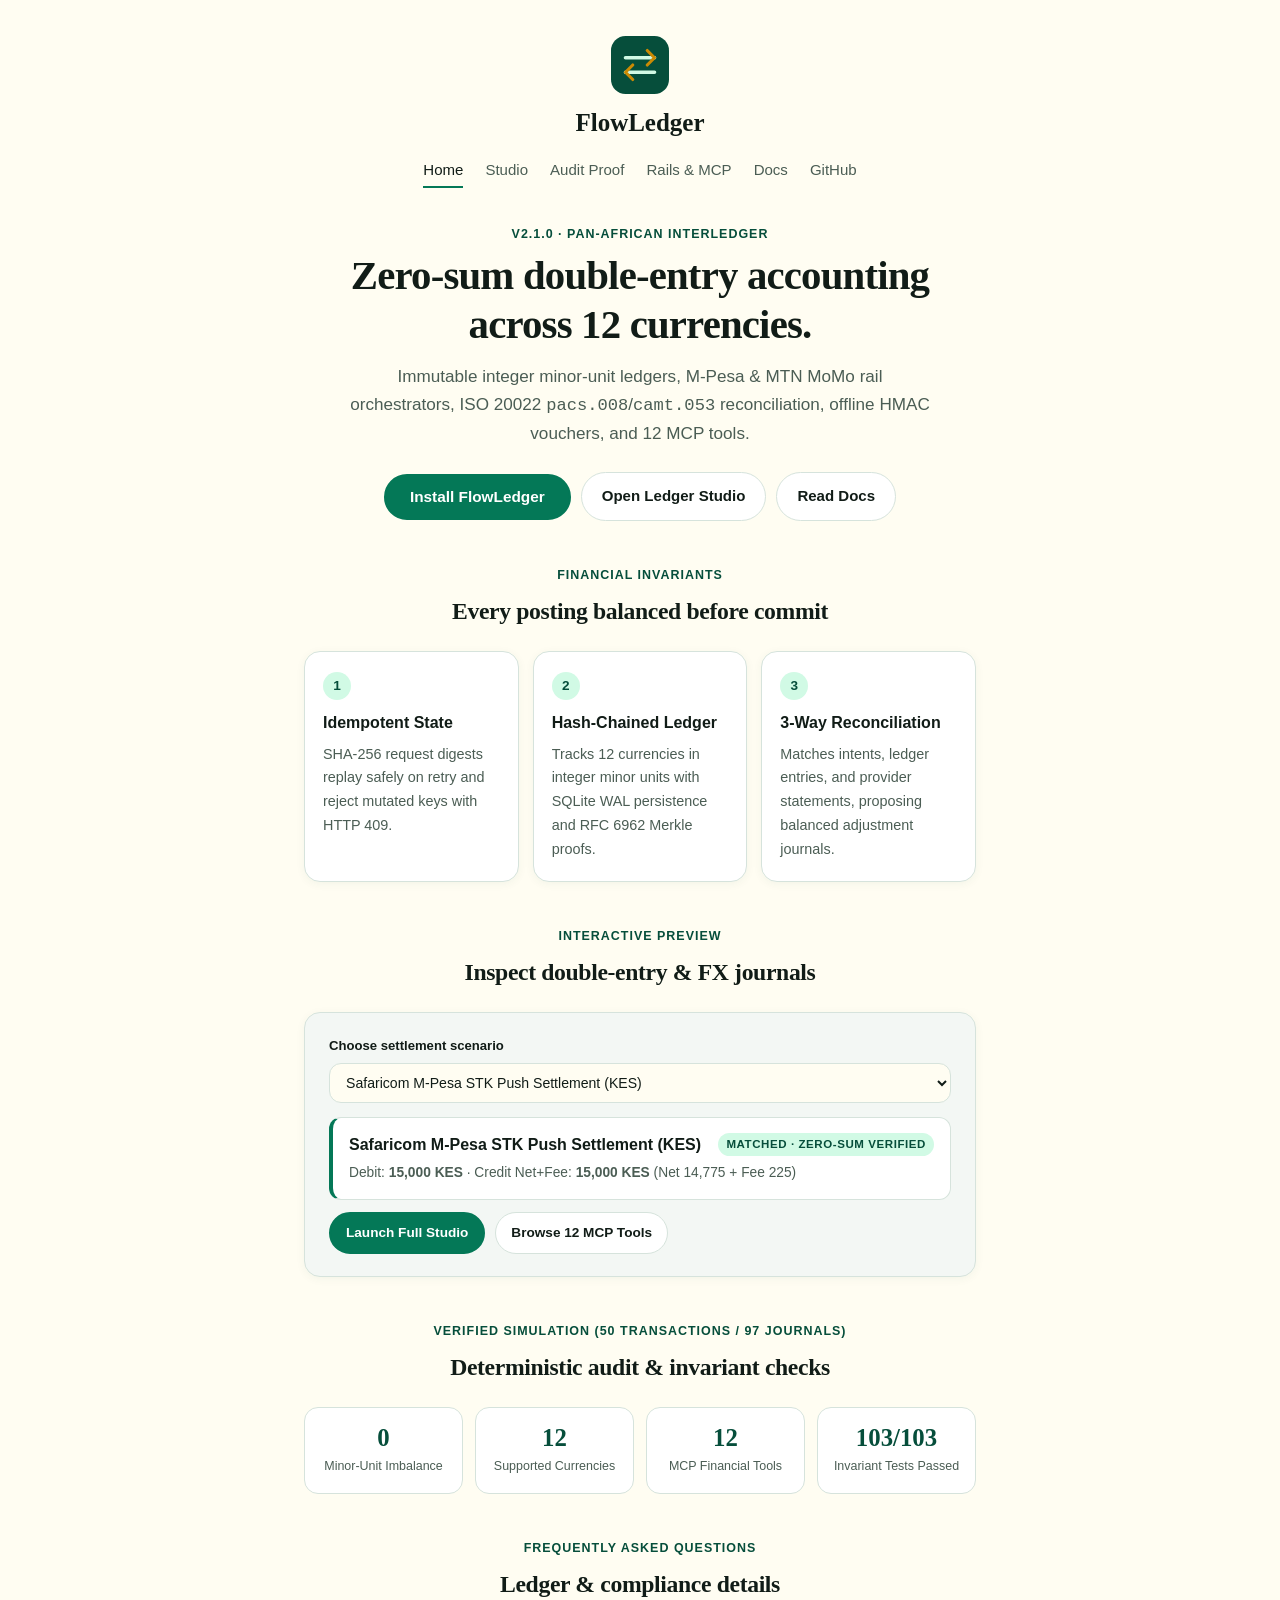
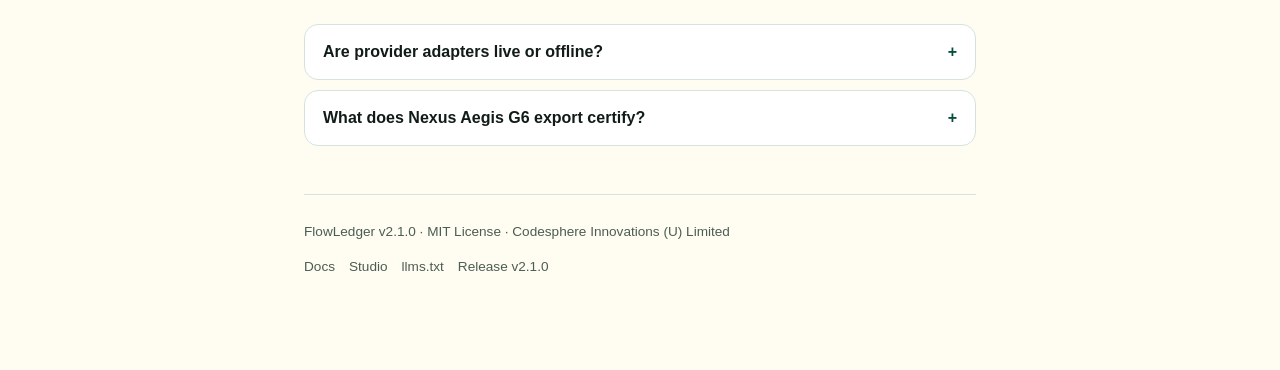
<file: website/index.html>
<!DOCTYPE html>
<html lang="en">
<head>
  <meta charset="utf-8" />
  <meta name="viewport" content="width=device-width, initial-scale=1.0" />
  <title>FlowLedger — Pan-African Interledger &amp; Double-Entry Engine</title>
  <meta name="description" content="Immutable double-entry accounting in integer minor units across 12 currencies, ISO 20022 pacs.008/camt.053, 3-way reconciliation, and 12 MCP tools." />
  <link rel="canonical" href="https://codesphere-u.github.io/flowledger/" />
  <meta property="og:type" content="website" />
  <meta property="og:title" content="FlowLedger v2.1.0 — Pan-African Interledger &amp; Reconciliation Engine" />
  <meta property="og:description" content="Zero-sum integer minor-unit accounting across 12 currencies, Safaricom M-Pesa, MTN MoMo, ISO 20022, FX quotes, and Nexus Aegis G6." />
  <meta property="og:url" content="https://codesphere-u.github.io/flowledger/" />
  <meta property="og:image" content="https://codesphere-u.github.io/flowledger/og-image.svg" />
  <meta name="twitter:card" content="summary_large_image" />
  <meta name="twitter:title" content="FlowLedger v2.1.0 — Pan-African Interledger &amp; Reconciliation Engine" />
  <meta name="twitter:description" content="Double-entry ledger, SHA-256 hash chain, RFC 6962 Merkle proofs, 3-way reconciliation, and 12 MCP tools." />
  <meta name="twitter:image" content="https://codesphere-u.github.io/flowledger/og-image.svg" />
  <link rel="icon" type="image/svg+xml" href="favicon.svg" />
  <link rel="manifest" href="manifest.webmanifest" />
  <link rel="stylesheet" href="styles.css" />
  <script type="application/ld+json">
  {
    "@context": "https://schema.org",
    "@graph": [
      {
        "@type": "Organization",
        "@id": "https://codesphere-u.github.io/#org",
        "name": "Codesphere Innovations (U) Limited",
        "url": "https://github.com/codesphere-u"
      },
      {
        "@type": "Person",
        "@id": "https://codesphere-u.github.io/#author",
        "name": "Akandwanaho Ivan Alvin",
        "worksFor": { "@id": "https://codesphere-u.github.io/#org" }
      },
      {
        "@type": "WebSite",
        "@id": "https://codesphere-u.github.io/flowledger/#website",
        "url": "https://codesphere-u.github.io/flowledger/",
        "name": "FlowLedger",
        "publisher": { "@id": "https://codesphere-u.github.io/#org" }
      },
      {
        "@type": "SoftwareApplication",
        "name": "FlowLedger",
        "softwareVersion": "2.1.0",
        "applicationCategory": "FinanceApplication",
        "operatingSystem": "macOS, Linux, Windows",
        "license": "https://opensource.org/licenses/MIT",
        "url": "https://codesphere-u.github.io/flowledger/",
        "codeRepository": "https://github.com/codesphere-u/flowledger",
        "author": { "@id": "https://codesphere-u.github.io/#author" },
        "offers": {
          "@type": "Offer",
          "price": "0",
          "priceCurrency": "USD"
        }
      },
      {
        "@type": "FAQPage",
        "mainEntity": [
          {
            "@type": "Question",
            "name": "How does FlowLedger eliminate IEEE-754 floating-point rounding bugs?",
            "acceptedAnswer": {
              "@type": "Answer",
              "text": "Every LedgerPosting enforces strict integer minor units across 12 currencies and validates Sum(Debits) == Sum(Credits) prior to commit."
            }
          },
          {
            "@type": "Question",
            "name": "What mobile money and ISO 20022 rails are modeled?",
            "acceptedAnswer": {
              "@type": "Answer",
              "text": "FlowLedger provides offline payload builders and parsers for Safaricom M-Pesa Daraja 2.0, MTN MoMo, Airtel Money, Wave, Orange Money, Tigo Pesa, plus ISO 20022 pacs.008, pacs.002, and camt.053."
            }
          }
        ]
      }
    ]
  }
  </script>
</head>
<body>
  <div class="page-col">
    <header class="site-header">
      <a class="brand-mark" href="index.html">
        <svg class="brand-mascot" viewBox="0 0 64 64" fill="none" aria-hidden="true">
          <rect width="64" height="64" rx="16" fill="#064e3b"/>
          <path d="M16 24h32M16 40h32" stroke="#d1fae5" stroke-width="4" stroke-linecap="round"/>
          <path d="M40 16l8 8-8 8M24 32l-8 8 8 8" stroke="#ca8a04" stroke-width="3.5" stroke-linecap="round" stroke-linejoin="round"/>
        </svg>
        <svg class="brand-wordmark-svg" width="196" height="36" viewBox="0 0 196 36" role="img" aria-label="FlowLedger">
          <text x="98" y="27" text-anchor="middle" font-family="Georgia, 'Times New Roman', serif" font-size="25" font-weight="700" fill="#111c17">FlowLedger</text>
        </svg>
        <span class="sr-only">FlowLedger</span>
      </a>
      <nav class="site-nav" aria-label="Primary Navigation">
        <a href="index.html" class="active">Home</a>
        <a href="studio.html">Studio</a>
        <a href="proof.html">Audit Proof</a>
        <a href="rules.html">Rails &amp; MCP</a>
        <a href="docs.html">Docs</a>
        <a href="https://github.com/codesphere-u/flowledger">GitHub</a>
      </nav>
    </header>

    <main>
      <section style="text-align:center;">
        <p class="hero-kicker">v2.1.0 &middot; Pan-African Interledger</p>
        <h1 class="hero-title">Zero-sum double-entry accounting across 12 currencies.</h1>
        <p class="hero-lead">
          Immutable integer minor-unit ledgers, M-Pesa &amp; MTN MoMo rail orchestrators, ISO 20022 <code>pacs.008</code>/<code>camt.053</code> reconciliation, offline HMAC vouchers, and 12 MCP tools.
        </p>

        <div class="hero-actions">
          <div class="cta-wrap">
            <button type="button" class="btn-primary" data-popover-toggle="installPopover">Install FlowLedger</button>
            <div id="installPopover" class="cta-popover" role="dialog" aria-label="Install commands">
              <p class="cta-popover-title">Quick Install &amp; Demo</p>
              <div class="cmd-row">
                <code>pip install -e ".[dev]"</code>
                <button type="button" class="copy-mini" data-copy="pip install -e &quot;.[dev]&quot;">Copy</button>
              </div>
              <div class="cmd-row">
                <code>flowledger demo</code>
                <button type="button" class="copy-mini" data-copy="flowledger demo">Copy</button>
              </div>
              <div class="cmd-row">
                <code>flowledger verify-invariants</code>
                <button type="button" class="copy-mini" data-copy="flowledger verify-invariants">Copy</button>
              </div>
            </div>
          </div>
          <a class="btn-secondary" href="studio.html">Open Ledger Studio</a>
          <a class="btn-secondary" href="docs.html">Read Docs</a>
        </div>
      </section>

      <section class="flow-section">
        <p class="section-label">Financial Invariants</p>
        <h2 class="section-heading">Every posting balanced before commit</h2>
        <div class="flow-grid">
          <article class="flow-step">
            <span class="step-num">1</span>
            <h3>Idempotent State</h3>
            <p>SHA-256 request digests replay safely on retry and reject mutated keys with HTTP 409.</p>
          </article>
          <article class="flow-step">
            <span class="step-num">2</span>
            <h3>Hash-Chained Ledger</h3>
            <p>Tracks 12 currencies in integer minor units with SQLite WAL persistence and RFC 6962 Merkle proofs.</p>
          </article>
          <article class="flow-step">
            <span class="step-num">3</span>
            <h3>3-Way Reconciliation</h3>
            <p>Matches intents, ledger entries, and provider statements, proposing balanced adjustment journals.</p>
          </article>
        </div>
      </section>

      <section class="flow-section">
        <p class="section-label">Interactive Preview</p>
        <h2 class="section-heading">Inspect double-entry &amp; FX journals</h2>
        <div class="handy-card soft">
          <label class="field-label" for="quickLedgerSelect">Choose settlement scenario</label>
          <select id="quickLedgerSelect" class="handy-select" style="margin-bottom:14px;">
            <option value="mpesa_stk">Safaricom M-Pesa STK Push Settlement (KES)</option>
            <option value="fx_corridor">Cross-Border UGX -> KES FX Lock</option>
            <option value="fee_mismatch">Airtel Money Fee Discrepancy + Recon</option>
          </select>
          <div id="quickLedgerOut"></div>
          <div style="margin-top:12px;display:flex;gap:10px;flex-wrap:wrap;">
            <a class="btn-primary btn-sm" href="studio.html">Launch Full Studio</a>
            <a class="btn-secondary btn-sm" href="rules.html">Browse 12 MCP Tools</a>
          </div>
        </div>
      </section>

      <section class="flow-section">
        <p class="section-label">Verified Simulation (50 Transactions / 97 Journals)</p>
        <h2 class="section-heading">Deterministic audit &amp; invariant checks</h2>
        <div class="stat-grid">
          <div class="stat-box">
            <div class="stat-val">0</div>
            <div class="stat-lbl">Minor-Unit Imbalance</div>
          </div>
          <div class="stat-box">
            <div class="stat-val">12</div>
            <div class="stat-lbl">Supported Currencies</div>
          </div>
          <div class="stat-box">
            <div class="stat-val">12</div>
            <div class="stat-lbl">MCP Financial Tools</div>
          </div>
          <div class="stat-box">
            <div class="stat-val">103/103</div>
            <div class="stat-lbl">Invariant Tests Passed</div>
          </div>
        </div>
      </section>

      <section class="flow-section">
        <p class="section-label">Frequently Asked Questions</p>
        <h2 class="section-heading">Ledger &amp; compliance details</h2>
        <details class="faq-item">
          <summary>Are provider adapters live or offline?</summary>
          <p>All provider adapters (M-Pesa Daraja, MTN MoMo, Airtel Money, Wave, Orange Money, USDC/EURC) build and parse spec-conformant payloads offline with HMAC verification and failure injection.</p>
        </details>
        <details class="faq-item">
          <summary>What does Nexus Aegis G6 export certify?</summary>
          <p><code>flowledger_export_aegis_g6</code> emits canonical <code>G6_FINANCIAL_INTEGRITY</code> RFC 6962 SHA-256 Merkle leaves proving zero-sum ledger balance and chain continuity.</p>
        </details>
      </section>
    </main>

    <footer class="site-footer">
      <span>FlowLedger v2.1.0 &middot; MIT License &middot; Codesphere Innovations (U) Limited</span>
      <div class="footer-links">
        <a href="docs.html">Docs</a>
        <a href="studio.html">Studio</a>
        <a href="llms.txt">llms.txt</a>
        <a href="https://github.com/codesphere-u/flowledger/releases/tag/v2.1.0">Release v2.1.0</a>
      </div>
    </footer>
  </div>
  <div id="toast" class="toast" role="status" aria-live="polite"></div>
  <script defer data-domain="codesphere-u.github.io" src="https://plausible.io/js/script.js"></script>
  <script src="app.js"></script>
</body>
</html>
</file>
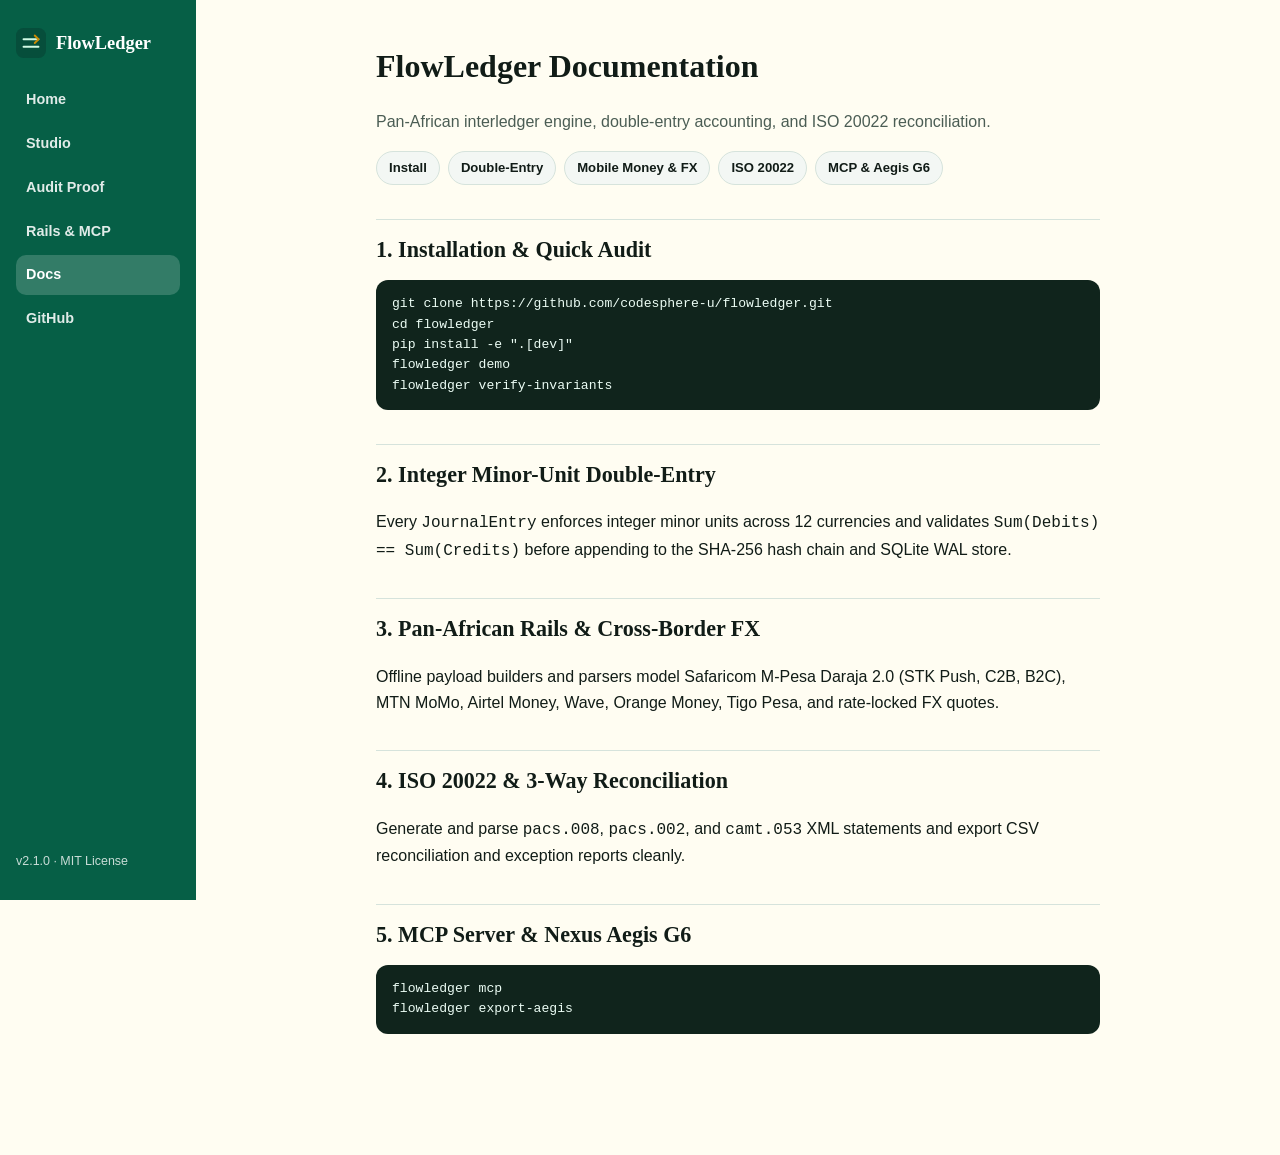
<file: website/docs.html>
<!DOCTYPE html>
<html lang="en">
<head>
  <meta charset="utf-8" />
  <meta name="viewport" content="width=device-width, initial-scale=1.0" />
  <title>Documentation — FlowLedger</title>
  <meta name="description" content="Complete FlowLedger documentation covering double-entry minor-unit accounting, M-Pesa/MoMo rails, ISO 20022, 3-way reconciliation, and MCP tools." />
  <link rel="canonical" href="https://codesphere-u.github.io/flowledger/docs.html" />
  <meta property="og:type" content="website" />
  <meta property="og:title" content="Documentation — FlowLedger" />
  <meta property="og:description" content="Developer reference for FlowLedger CLI, double-entry engine, FX quotes, and Nexus Aegis G6." />
  <meta property="og:image" content="https://codesphere-u.github.io/flowledger/og-image.svg" />
  <meta name="twitter:card" content="summary_large_image" />
  <link rel="icon" type="image/svg+xml" href="favicon.svg" />
  <link rel="stylesheet" href="styles.css" />
</head>
<body>
  <div class="docs-layout">
    <aside class="docs-sidebar">
      <a class="docs-brand" href="index.html">
        <svg viewBox="0 0 64 64" fill="none" aria-hidden="true">
          <rect width="64" height="64" rx="16" fill="#064e3b"/>
          <path d="M16 24h32M16 40h32" stroke="#d1fae5" stroke-width="4" stroke-linecap="round"/>
          <path d="M40 16l8 8-8 8" stroke="#ca8a04" stroke-width="4" stroke-linecap="round" stroke-linejoin="round"/>
        </svg>
        <span>FlowLedger</span>
      </a>
      <nav class="docs-nav" aria-label="Documentation Navigation">
        <a href="index.html">Home</a>
        <a href="studio.html">Studio</a>
        <a href="proof.html">Audit Proof</a>
        <a href="rules.html">Rails &amp; MCP</a>
        <a href="docs.html" class="active">Docs</a>
        <a href="https://github.com/codesphere-u/flowledger">GitHub</a>
      </nav>
      <div class="docs-rail-foot">v2.1.0 &middot; MIT License</div>
    </aside>

    <main class="docs-main">
      <h1>FlowLedger Documentation</h1>
      <p style="color:var(--muted);">Pan-African interledger engine, double-entry accounting, and ISO 20022 reconciliation.</p>

      <nav class="doc-subrail" aria-label="Page Sections">
        <a href="#install">Install</a>
        <a href="#ledger">Double-Entry</a>
        <a href="#rails">Mobile Money &amp; FX</a>
        <a href="#iso">ISO 20022</a>
        <a href="#mcp">MCP &amp; Aegis G6</a>
      </nav>

      <h2 id="install">1. Installation &amp; Quick Audit</h2>
      <pre><code>git clone https://github.com/codesphere-u/flowledger.git
cd flowledger
pip install -e ".[dev]"
flowledger demo
flowledger verify-invariants</code></pre>

      <h2 id="ledger">2. Integer Minor-Unit Double-Entry</h2>
      <p>Every <code>JournalEntry</code> enforces integer minor units across 12 currencies and validates <code>Sum(Debits) == Sum(Credits)</code> before appending to the SHA-256 hash chain and SQLite WAL store.</p>

      <h2 id="rails">3. Pan-African Rails &amp; Cross-Border FX</h2>
      <p>Offline payload builders and parsers model Safaricom M-Pesa Daraja 2.0 (STK Push, C2B, B2C), MTN MoMo, Airtel Money, Wave, Orange Money, Tigo Pesa, and rate-locked FX quotes.</p>

      <h2 id="iso">4. ISO 20022 &amp; 3-Way Reconciliation</h2>
      <p>Generate and parse <code>pacs.008</code>, <code>pacs.002</code>, and <code>camt.053</code> XML statements and export CSV reconciliation and exception reports cleanly.</p>

      <h2 id="mcp">5. MCP Server &amp; Nexus Aegis G6</h2>
      <pre><code>flowledger mcp
flowledger export-aegis</code></pre>
    </main>
  </div>
  <div id="toast" class="toast" role="status" aria-live="polite"></div>
  <script src="app.js"></script>
</body>
</html>
</file>
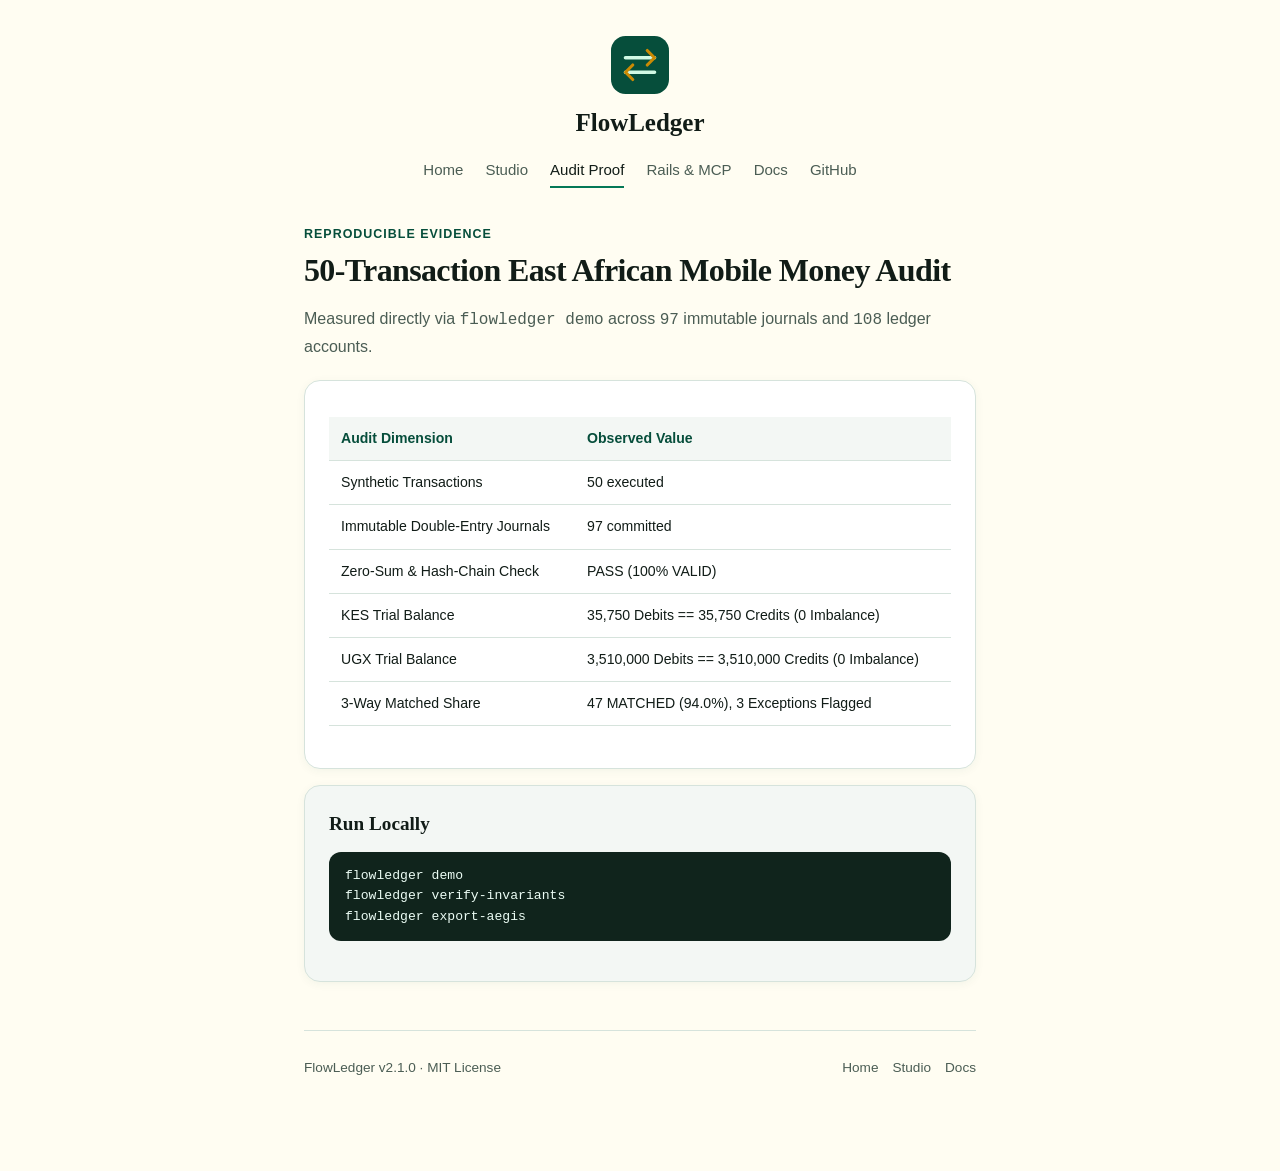
<file: website/proof.html>
<!DOCTYPE html>
<html lang="en">
<head>
  <meta charset="utf-8" />
  <meta name="viewport" content="width=device-width, initial-scale=1.0" />
  <title>Audit Proof &amp; Benchmarks — FlowLedger</title>
  <meta name="description" content="Reproducible 50-transaction, 97-journal FlowLedger demo showing 0 minor-unit imbalance, 94% match rate, and 103 passing tests." />
  <link rel="canonical" href="https://codesphere-u.github.io/flowledger/proof.html" />
  <meta property="og:type" content="website" />
  <meta property="og:title" content="Audit Proof &amp; Benchmarks — FlowLedger" />
  <meta property="og:description" content="Observed trial balance, SHA-256 audit chain head hash, and 3-way reconciliation results." />
  <meta property="og:image" content="https://codesphere-u.github.io/flowledger/og-image.svg" />
  <meta name="twitter:card" content="summary_large_image" />
  <link rel="icon" type="image/svg+xml" href="favicon.svg" />
  <link rel="stylesheet" href="styles.css" />
</head>
<body>
  <div class="page-col">
    <header class="site-header">
      <a class="brand-mark" href="index.html">
        <svg class="brand-mascot" viewBox="0 0 64 64" fill="none" aria-hidden="true">
          <rect width="64" height="64" rx="16" fill="#064e3b"/>
          <path d="M16 24h32M16 40h32" stroke="#d1fae5" stroke-width="4" stroke-linecap="round"/>
          <path d="M40 16l8 8-8 8M24 32l-8 8 8 8" stroke="#ca8a04" stroke-width="3.5" stroke-linecap="round" stroke-linejoin="round"/>
        </svg>
        <svg class="brand-wordmark-svg" width="196" height="36" viewBox="0 0 196 36" role="img" aria-label="FlowLedger">
          <text x="98" y="27" text-anchor="middle" font-family="Georgia, 'Times New Roman', serif" font-size="25" font-weight="700" fill="#111c17">FlowLedger</text>
        </svg>
        <span class="sr-only">FlowLedger</span>
      </a>
      <nav class="site-nav" aria-label="Primary Navigation">
        <a href="index.html">Home</a>
        <a href="studio.html">Studio</a>
        <a href="proof.html" class="active">Audit Proof</a>
        <a href="rules.html">Rails &amp; MCP</a>
        <a href="docs.html">Docs</a>
        <a href="https://github.com/codesphere-u/flowledger">GitHub</a>
      </nav>
    </header>

    <main>
      <p class="hero-kicker">Reproducible Evidence</p>
      <h1 class="hero-title" style="font-size:2rem;">50-Transaction East African Mobile Money Audit</h1>
      <p style="color:var(--muted);margin-bottom:20px;">Measured directly via <code>flowledger demo</code> across <code>97</code> immutable journals and <code>108</code> ledger accounts.</p>

      <div class="handy-card">
        <table>
          <thead><tr><th>Audit Dimension</th><th>Observed Value</th></tr></thead>
          <tbody>
            <tr><td>Synthetic Transactions</td><td>50 executed</td></tr>
            <tr><td>Immutable Double-Entry Journals</td><td>97 committed</td></tr>
            <tr><td>Zero-Sum &amp; Hash-Chain Check</td><td>PASS (100% VALID)</td></tr>
            <tr><td>KES Trial Balance</td><td>35,750 Debits == 35,750 Credits (0 Imbalance)</td></tr>
            <tr><td>UGX Trial Balance</td><td>3,510,000 Debits == 3,510,000 Credits (0 Imbalance)</td></tr>
            <tr><td>3-Way Matched Share</td><td>47 MATCHED (94.0%), 3 Exceptions Flagged</td></tr>
          </tbody>
        </table>
      </div>

      <div class="handy-card soft">
        <h2 style="font-family:Georgia,serif;margin:0 0 10px;font-size:1.2rem;">Run Locally</h2>
        <pre><code>flowledger demo
flowledger verify-invariants
flowledger export-aegis</code></pre>
      </div>
    </main>

    <footer class="site-footer">
      <span>FlowLedger v2.1.0 &middot; MIT License</span>
      <div class="footer-links">
        <a href="index.html">Home</a>
        <a href="studio.html">Studio</a>
        <a href="docs.html">Docs</a>
      </div>
    </footer>
  </div>
  <div id="toast" class="toast" role="status" aria-live="polite"></div>
  <script src="app.js"></script>
</body>
</html>
</file>
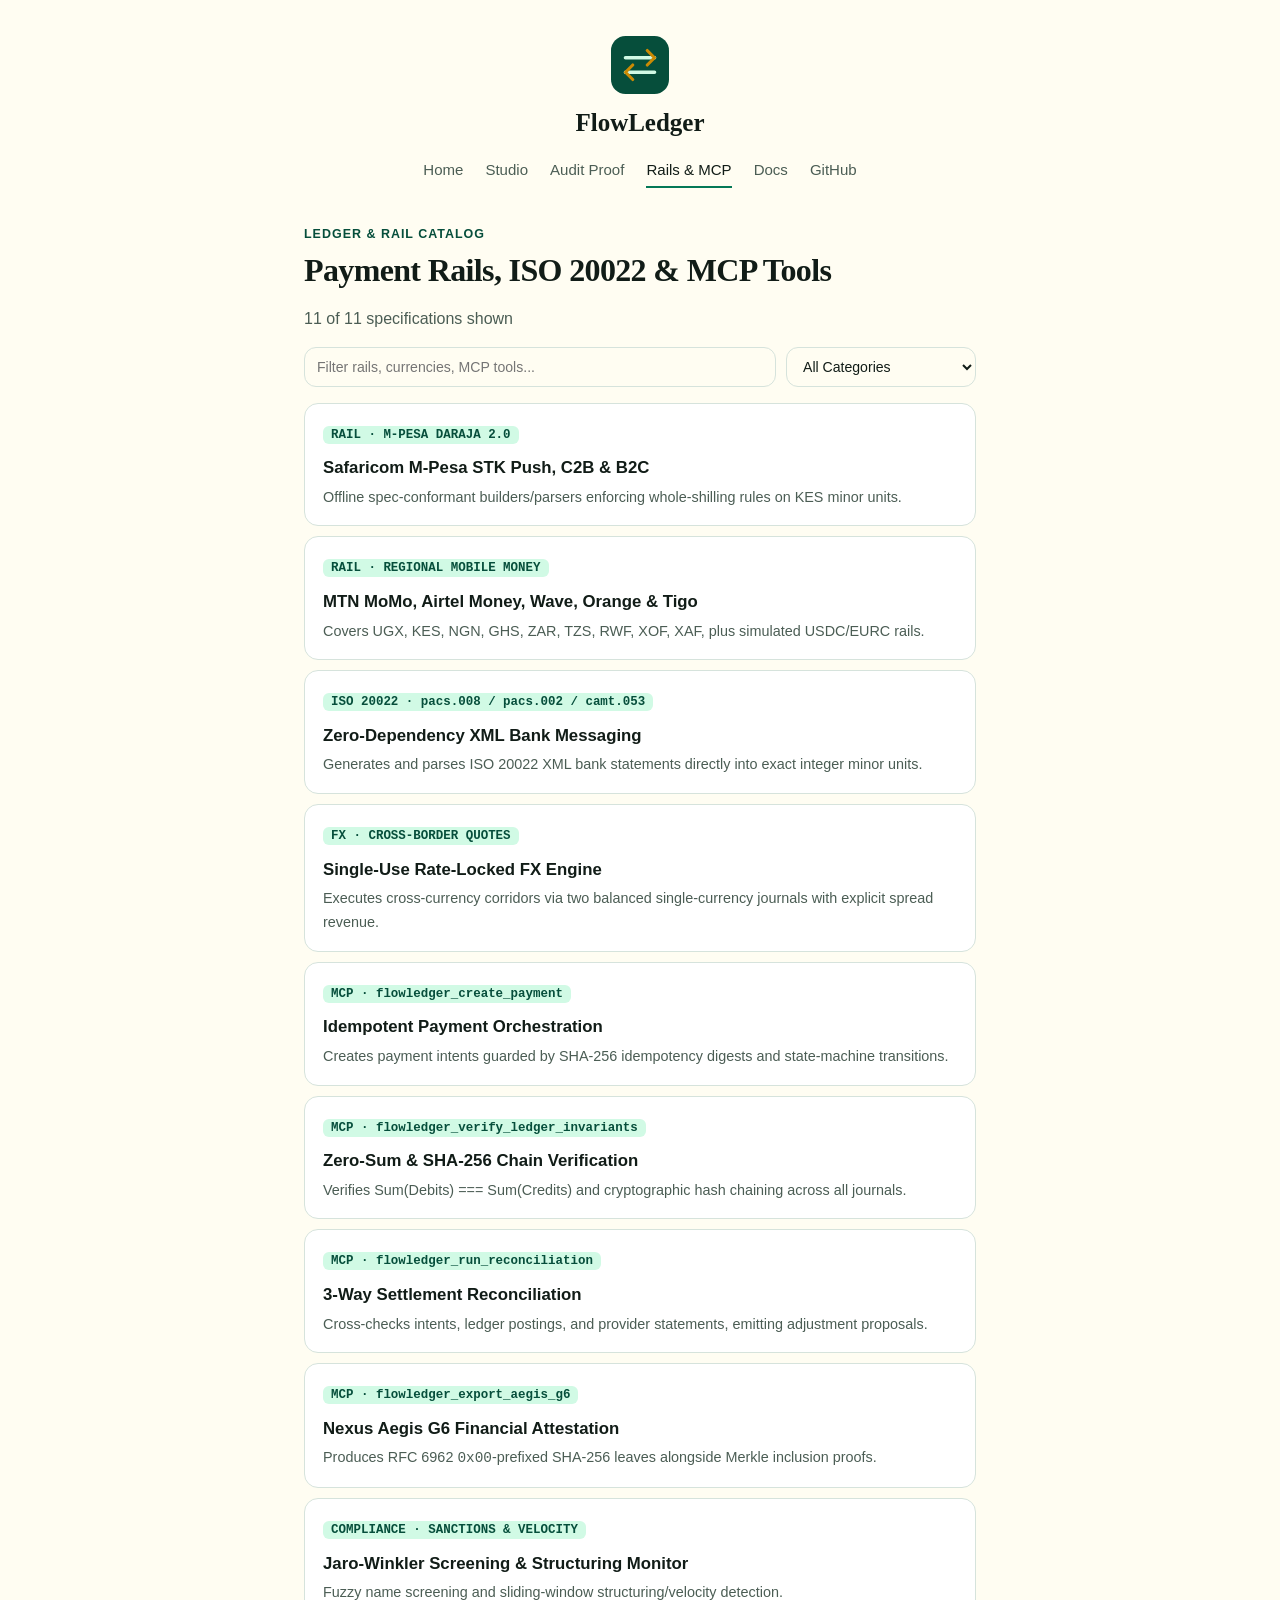
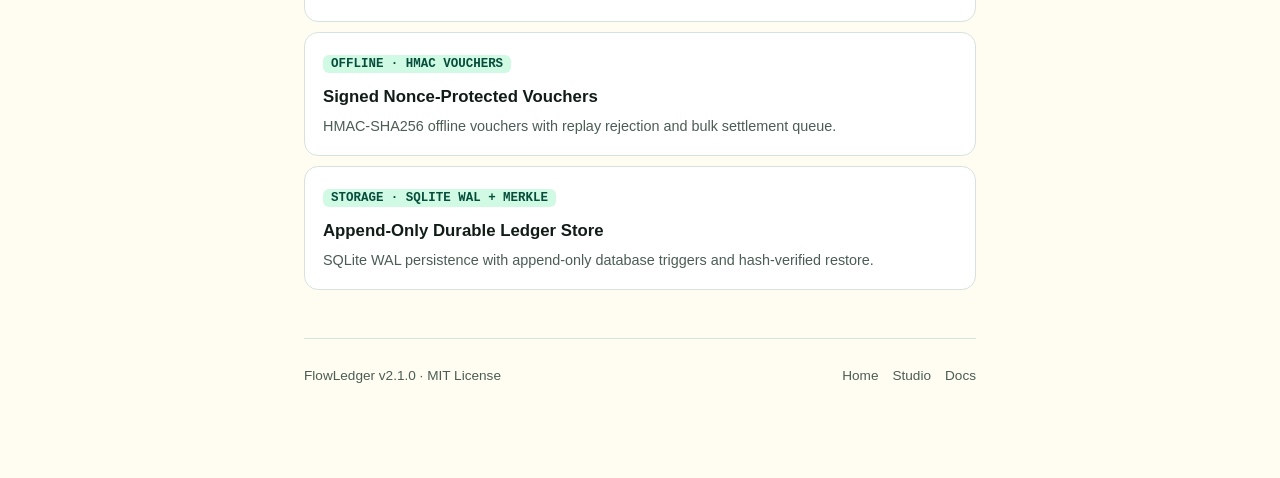
<file: website/rules.html>
<!DOCTYPE html>
<html lang="en">
<head>
  <meta charset="utf-8" />
  <meta name="viewport" content="width=device-width, initial-scale=1.0" />
  <title>Payment Rails, Currencies &amp; MCP Rules — FlowLedger</title>
  <meta name="description" content="Searchable reference of FlowLedger payment rails, 12 currencies, ISO 20022 formats, reconciliation exceptions, and MCP financial tools." />
  <link rel="canonical" href="https://codesphere-u.github.io/flowledger/rules.html" />
  <meta property="og:type" content="website" />
  <meta property="og:title" content="Payment Rails, Currencies &amp; MCP Rules — FlowLedger" />
  <meta property="og:description" content="Complete reference of FlowLedger M-Pesa/MoMo rails, ISO 20022 schemas, and MCP tools." />
  <meta property="og:image" content="https://codesphere-u.github.io/flowledger/og-image.svg" />
  <meta name="twitter:card" content="summary_large_image" />
  <link rel="icon" type="image/svg+xml" href="favicon.svg" />
  <link rel="stylesheet" href="styles.css" />
</head>
<body>
  <div class="page-col">
    <header class="site-header">
      <a class="brand-mark" href="index.html">
        <svg class="brand-mascot" viewBox="0 0 64 64" fill="none" aria-hidden="true">
          <rect width="64" height="64" rx="16" fill="#064e3b"/>
          <path d="M16 24h32M16 40h32" stroke="#d1fae5" stroke-width="4" stroke-linecap="round"/>
          <path d="M40 16l8 8-8 8M24 32l-8 8 8 8" stroke="#ca8a04" stroke-width="3.5" stroke-linecap="round" stroke-linejoin="round"/>
        </svg>
        <svg class="brand-wordmark-svg" width="196" height="36" viewBox="0 0 196 36" role="img" aria-label="FlowLedger">
          <text x="98" y="27" text-anchor="middle" font-family="Georgia, 'Times New Roman', serif" font-size="25" font-weight="700" fill="#111c17">FlowLedger</text>
        </svg>
        <span class="sr-only">FlowLedger</span>
      </a>
      <nav class="site-nav" aria-label="Primary Navigation">
        <a href="index.html">Home</a>
        <a href="studio.html">Studio</a>
        <a href="proof.html">Audit Proof</a>
        <a href="rules.html" class="active">Rails &amp; MCP</a>
        <a href="docs.html">Docs</a>
        <a href="https://github.com/codesphere-u/flowledger">GitHub</a>
      </nav>
    </header>

    <main>
      <p class="hero-kicker">Ledger &amp; Rail Catalog</p>
      <h1 class="hero-title" style="font-size:2rem;">Payment Rails, ISO 20022 &amp; MCP Tools</h1>
      <p id="rulesCount" style="color:var(--muted);margin-bottom:14px;"></p>

      <div class="rules-filter">
        <input id="rulesSearch" class="handy-input" style="flex:1 1 240px;" type="search" placeholder="Filter rails, currencies, MCP tools..." />
        <select id="rulesCategory" class="handy-select" style="flex:0 0 190px;">
          <option value="all">All Categories</option>
          <option value="rail">Payment Rails (4)</option>
          <option value="mcp">MCP Tools (4)</option>
          <option value="audit">Compliance &amp; Recon (3)</option>
        </select>
      </div>

      <article class="rule-card" data-rule-card data-cat="rail">
        <span class="rule-id">RAIL &middot; M-PESA DARAJA 2.0</span>
        <h2 style="font-size:1.05rem;margin:8px 0 4px;">Safaricom M-Pesa STK Push, C2B &amp; B2C</h2>
        <p style="margin:0;font-size:0.9rem;color:var(--muted);">Offline spec-conformant builders/parsers enforcing whole-shilling rules on KES minor units.</p>
      </article>
      <article class="rule-card" data-rule-card data-cat="rail">
        <span class="rule-id">RAIL &middot; REGIONAL MOBILE MONEY</span>
        <h2 style="font-size:1.05rem;margin:8px 0 4px;">MTN MoMo, Airtel Money, Wave, Orange &amp; Tigo</h2>
        <p style="margin:0;font-size:0.9rem;color:var(--muted);">Covers UGX, KES, NGN, GHS, ZAR, TZS, RWF, XOF, XAF, plus simulated USDC/EURC rails.</p>
      </article>
      <article class="rule-card" data-rule-card data-cat="rail">
        <span class="rule-id">ISO 20022 &middot; pacs.008 / pacs.002 / camt.053</span>
        <h2 style="font-size:1.05rem;margin:8px 0 4px;">Zero-Dependency XML Bank Messaging</h2>
        <p style="margin:0;font-size:0.9rem;color:var(--muted);">Generates and parses ISO 20022 XML bank statements directly into exact integer minor units.</p>
      </article>
      <article class="rule-card" data-rule-card data-cat="rail">
        <span class="rule-id">FX &middot; CROSS-BORDER QUOTES</span>
        <h2 style="font-size:1.05rem;margin:8px 0 4px;">Single-Use Rate-Locked FX Engine</h2>
        <p style="margin:0;font-size:0.9rem;color:var(--muted);">Executes cross-currency corridors via two balanced single-currency journals with explicit spread revenue.</p>
      </article>

      <article class="rule-card" data-rule-card data-cat="mcp">
        <span class="rule-id">MCP &middot; flowledger_create_payment</span>
        <h2 style="font-size:1.05rem;margin:8px 0 4px;">Idempotent Payment Orchestration</h2>
        <p style="margin:0;font-size:0.9rem;color:var(--muted);">Creates payment intents guarded by SHA-256 idempotency digests and state-machine transitions.</p>
      </article>
      <article class="rule-card" data-rule-card data-cat="mcp">
        <span class="rule-id">MCP &middot; flowledger_verify_ledger_invariants</span>
        <h2 style="font-size:1.05rem;margin:8px 0 4px;">Zero-Sum &amp; SHA-256 Chain Verification</h2>
        <p style="margin:0;font-size:0.9rem;color:var(--muted);">Verifies Sum(Debits) === Sum(Credits) and cryptographic hash chaining across all journals.</p>
      </article>
      <article class="rule-card" data-rule-card data-cat="mcp">
        <span class="rule-id">MCP &middot; flowledger_run_reconciliation</span>
        <h2 style="font-size:1.05rem;margin:8px 0 4px;">3-Way Settlement Reconciliation</h2>
        <p style="margin:0;font-size:0.9rem;color:var(--muted);">Cross-checks intents, ledger postings, and provider statements, emitting adjustment proposals.</p>
      </article>
      <article class="rule-card" data-rule-card data-cat="mcp">
        <span class="rule-id">MCP &middot; flowledger_export_aegis_g6</span>
        <h2 style="font-size:1.05rem;margin:8px 0 4px;">Nexus Aegis G6 Financial Attestation</h2>
        <p style="margin:0;font-size:0.9rem;color:var(--muted);">Produces RFC 6962 <code>0x00</code>-prefixed SHA-256 leaves alongside Merkle inclusion proofs.</p>
      </article>

      <article class="rule-card" data-rule-card data-cat="audit">
        <span class="rule-id">COMPLIANCE &middot; SANCTIONS &amp; VELOCITY</span>
        <h2 style="font-size:1.05rem;margin:8px 0 4px;">Jaro-Winkler Screening &amp; Structuring Monitor</h2>
        <p style="margin:0;font-size:0.9rem;color:var(--muted);">Fuzzy name screening and sliding-window structuring/velocity detection.</p>
      </article>
      <article class="rule-card" data-rule-card data-cat="audit">
        <span class="rule-id">OFFLINE &middot; HMAC VOUCHERS</span>
        <h2 style="font-size:1.05rem;margin:8px 0 4px;">Signed Nonce-Protected Vouchers</h2>
        <p style="margin:0;font-size:0.9rem;color:var(--muted);">HMAC-SHA256 offline vouchers with replay rejection and bulk settlement queue.</p>
      </article>
      <article class="rule-card" data-rule-card data-cat="audit">
        <span class="rule-id">STORAGE &middot; SQLITE WAL + MERKLE</span>
        <h2 style="font-size:1.05rem;margin:8px 0 4px;">Append-Only Durable Ledger Store</h2>
        <p style="margin:0;font-size:0.9rem;color:var(--muted);">SQLite WAL persistence with append-only database triggers and hash-verified restore.</p>
      </article>
    </main>

    <footer class="site-footer">
      <span>FlowLedger v2.1.0 &middot; MIT License</span>
      <div class="footer-links">
        <a href="index.html">Home</a>
        <a href="studio.html">Studio</a>
        <a href="docs.html">Docs</a>
      </div>
    </footer>
  </div>
  <div id="toast" class="toast" role="status" aria-live="polite"></div>
  <script src="app.js"></script>
</body>
</html>
</file>
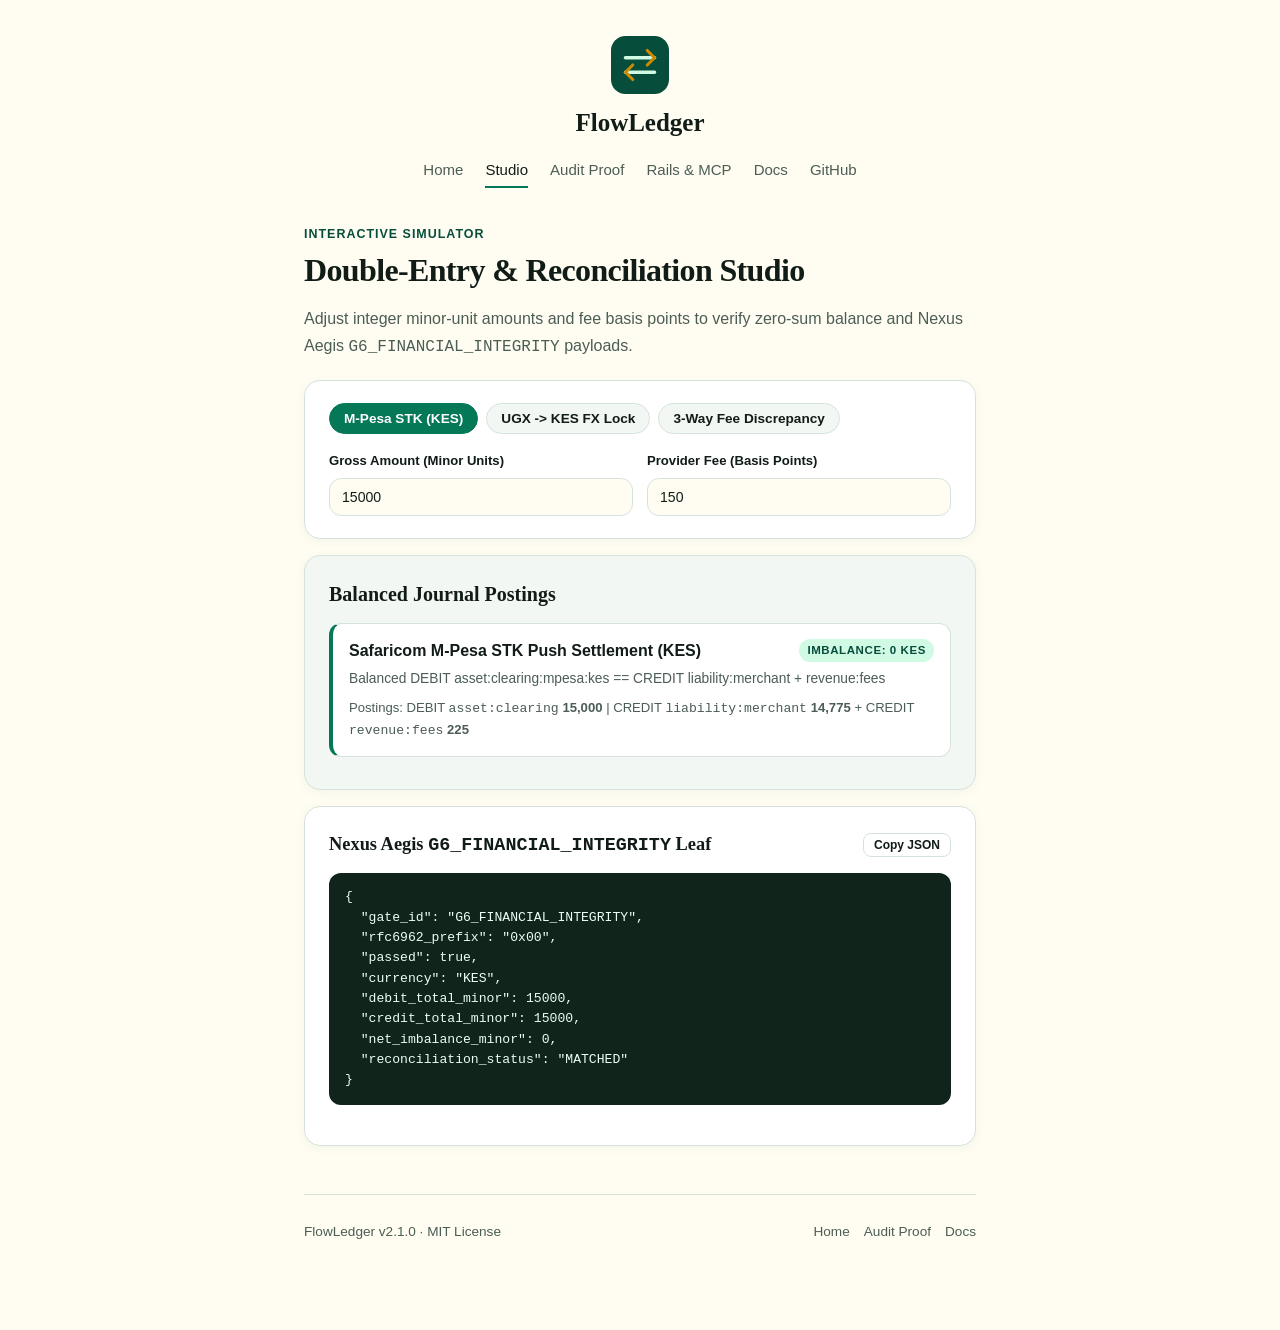
<file: website/studio.html>
<!DOCTYPE html>
<html lang="en">
<head>
  <meta charset="utf-8" />
  <meta name="viewport" content="width=device-width, initial-scale=1.0" />
  <title>Double-Entry &amp; Aegis G6 Studio — FlowLedger</title>
  <meta name="description" content="Simulate zero-sum double-entry ledger postings in integer minor units, provider fees, reconciliation deltas, and Nexus Aegis G6 leaves." />
  <link rel="canonical" href="https://codesphere-u.github.io/flowledger/studio.html" />
  <meta property="og:type" content="website" />
  <meta property="og:title" content="Double-Entry &amp; Aegis G6 Studio — FlowLedger" />
  <meta property="og:description" content="Interactive minor-unit accounting and Nexus Aegis G6 RFC 6962 attestation simulator." />
  <meta property="og:image" content="https://codesphere-u.github.io/flowledger/og-image.svg" />
  <meta name="twitter:card" content="summary_large_image" />
  <link rel="icon" type="image/svg+xml" href="favicon.svg" />
  <link rel="stylesheet" href="styles.css" />
</head>
<body>
  <div class="page-col">
    <header class="site-header">
      <a class="brand-mark" href="index.html">
        <svg class="brand-mascot" viewBox="0 0 64 64" fill="none" aria-hidden="true">
          <rect width="64" height="64" rx="16" fill="#064e3b"/>
          <path d="M16 24h32M16 40h32" stroke="#d1fae5" stroke-width="4" stroke-linecap="round"/>
          <path d="M40 16l8 8-8 8M24 32l-8 8 8 8" stroke="#ca8a04" stroke-width="3.5" stroke-linecap="round" stroke-linejoin="round"/>
        </svg>
        <svg class="brand-wordmark-svg" width="196" height="36" viewBox="0 0 196 36" role="img" aria-label="FlowLedger">
          <text x="98" y="27" text-anchor="middle" font-family="Georgia, 'Times New Roman', serif" font-size="25" font-weight="700" fill="#111c17">FlowLedger</text>
        </svg>
        <span class="sr-only">FlowLedger</span>
      </a>
      <nav class="site-nav" aria-label="Primary Navigation">
        <a href="index.html">Home</a>
        <a href="studio.html" class="active">Studio</a>
        <a href="proof.html">Audit Proof</a>
        <a href="rules.html">Rails &amp; MCP</a>
        <a href="docs.html">Docs</a>
        <a href="https://github.com/codesphere-u/flowledger">GitHub</a>
      </nav>
    </header>

    <main>
      <p class="hero-kicker">Interactive Simulator</p>
      <h1 class="hero-title" style="font-size:2rem;">Double-Entry &amp; Reconciliation Studio</h1>
      <p style="color:var(--muted);margin-bottom:20px;">Adjust integer minor-unit amounts and fee basis points to verify zero-sum balance and Nexus Aegis <code>G6_FINANCIAL_INTEGRITY</code> payloads.</p>

      <div class="handy-card">
        <div class="preset-bar">
          <button type="button" class="preset-chip active" data-preset="mpesa_stk">M-Pesa STK (KES)</button>
          <button type="button" class="preset-chip" data-preset="fx_corridor">UGX -&gt; KES FX Lock</button>
          <button type="button" class="preset-chip" data-preset="fee_mismatch">3-Way Fee Discrepancy</button>
        </div>

        <div class="studio-grid">
          <div>
            <label class="field-label" for="studioAmount">Gross Amount (Minor Units)</label>
            <input id="studioAmount" class="handy-input" type="number" min="100" step="100" value="15000" />
          </div>
          <div>
            <label class="field-label" for="studioFeeBps">Provider Fee (Basis Points)</label>
            <input id="studioFeeBps" class="handy-input" type="number" min="0" max="1000" step="5" value="150" />
          </div>
        </div>
      </div>

      <section class="handy-card soft">
        <h2 style="font-family:Georgia,serif;margin:0 0 12px;font-size:1.25rem;">Balanced Journal Postings</h2>
        <div id="studioOutput"></div>
      </section>

      <section class="handy-card">
        <div style="display:flex;justify-content:space-between;align-items:center;gap:10px;">
          <h2 style="font-family:Georgia,serif;margin:0;font-size:1.15rem;">Nexus Aegis <code>G6_FINANCIAL_INTEGRITY</code> Leaf</h2>
          <button type="button" class="copy-mini" onclick="copyText(document.getElementById('studioAegisOut').textContent)">Copy JSON</button>
        </div>
        <pre id="studioAegisOut"></pre>
      </section>
    </main>

    <footer class="site-footer">
      <span>FlowLedger v2.1.0 &middot; MIT License</span>
      <div class="footer-links">
        <a href="index.html">Home</a>
        <a href="proof.html">Audit Proof</a>
        <a href="docs.html">Docs</a>
      </div>
    </footer>
  </div>
  <div id="toast" class="toast" role="status" aria-live="polite"></div>
  <script src="app.js"></script>
</body>
</html>
</file>
<file: website/styles.css>
/* FlowLedger — Handy-Inspired Warm Ivory + Emerald Sovereign + Ledger Gold Theme */
:root {
  --bg: #fffdf2;
  --surface: #f3f7f4;
  --card: #ffffff;
  --ink: #111c17;
  --muted: #4b5d54;
  --line: #d6e3dc;
  --teal: #047857;
  --teal-hover: #065f46;
  --teal-light: #d1fae5;
  --teal-dark: #064e3b;
  --rail-bg: #065f46;
  --coral: #ca8a04;
  --coral-hover: #a16207;
  --coral-light: #fef9c3;
  --coral-dark: #713f12;
  --radius: 16px;
  --shadow: 0 2px 10px rgba(6, 78, 59, 0.05);
  --shadow-lg: 0 12px 28px rgba(6, 78, 59, 0.12);
}

*, *::before, *::after { box-sizing: border-box; }
html { scroll-behavior: smooth; }
body {
  margin: 0;
  font-family: "Inter", -apple-system, BlinkMacSystemFont, "Segoe UI", Roboto, sans-serif;
  background: var(--bg);
  color: var(--ink);
  line-height: 1.65;
  -webkit-font-smoothing: antialiased;
}
code, pre, kbd { font-family: "JetBrains Mono", ui-monospace, SFMono-Regular, Menlo, monospace; }
a { color: var(--teal-dark); }

.page-col { max-width: 720px; margin: 0 auto; padding: 0 24px 80px; }

.site-header { padding: 36px 0 36px; text-align: center; }
.brand-mark { display: inline-flex; flex-direction: column; align-items: center; gap: 10px; text-decoration: none; color: var(--ink); }
.brand-mascot { width: 58px; height: 58px; display: block; transition: transform 0.2s ease; }
.brand-mark:hover .brand-mascot { transform: translateY(-2px) scale(1.03); }
.brand-wordmark-svg { display: block; width: 196px; height: 36px; margin: 0 auto; }
.sr-only { position: absolute; width: 1px; height: 1px; padding: 0; margin: -1px; overflow: hidden; clip: rect(0, 0, 0, 0); white-space: nowrap; border: 0; }
.site-nav { margin-top: 18px; display: flex; justify-content: center; flex-wrap: wrap; gap: 8px 22px; }
.site-nav a { font-size: 0.94rem; font-weight: 500; color: var(--muted); text-decoration: none; padding-bottom: 3px; border-bottom: 2px solid transparent; transition: color 0.15s ease, border-color 0.15s ease; }
.site-nav a:hover, .site-nav a.active { color: var(--ink); border-bottom-color: var(--teal); }
.hero-kicker { font-size: 0.78rem; font-weight: 700; letter-spacing: 0.08em; text-transform: uppercase; color: var(--teal-dark); margin: 0 0 8px; }
.hero-title { font-family: Georgia, "Times New Roman", serif; font-size: clamp(1.85rem, 4.2vw, 2.55rem); font-weight: 700; line-height: 1.18; letter-spacing: -0.02em; margin: 0 0 14px; }
.hero-lead { font-size: 1.07rem; color: var(--muted); max-width: 580px; margin: 0 auto 24px; }
.hero-actions { display: flex; flex-wrap: wrap; justify-content: center; gap: 10px; align-items: center; }

.btn-primary { display: inline-flex; align-items: center; justify-content: center; gap: 8px; padding: 12px 24px; border-radius: 999px; background: var(--teal); color: #ffffff; font-weight: 700; font-size: 0.96rem; border: 2px solid var(--teal); text-decoration: none; cursor: pointer; transition: background 0.15s ease, transform 0.15s ease, border-color 0.15s ease; }
.btn-primary:hover { background: var(--teal-hover); border-color: var(--teal-hover); transform: translateY(-1px); }
.btn-secondary { display: inline-flex; align-items: center; justify-content: center; gap: 8px; padding: 11px 20px; border-radius: 999px; background: var(--card); color: var(--ink); font-weight: 600; font-size: 0.94rem; border: 1.5px solid var(--line); text-decoration: none; cursor: pointer; transition: border-color 0.15s ease, background 0.15s ease; }
.btn-secondary:hover { border-color: var(--teal); background: var(--surface); }
.btn-sm { padding: 8px 15px; font-size: 0.85rem; }

.cta-wrap { position: relative; display: inline-block; }
.cta-popover { position: absolute; left: 50%; top: calc(100% + 10px); transform: translateX(-50%); width: min(370px, 90vw); background: var(--card); border: 1.5px solid var(--line); border-radius: 14px; box-shadow: var(--shadow-lg); padding: 14px; text-align: left; z-index: 40; display: none; }
.cta-popover.open { display: block; }
.cta-popover-title { font-size: 0.76rem; text-transform: uppercase; letter-spacing: 0.06em; font-weight: 700; color: var(--teal-dark); margin: 0 0 8px; }
.cmd-row { display: flex; align-items: center; justify-content: space-between; gap: 8px; background: var(--surface); border: 1px solid var(--line); border-radius: 10px; padding: 8px 10px; margin-bottom: 8px; }
.cmd-row:last-child { margin-bottom: 0; }
.cmd-row code { font-size: 0.78rem; color: var(--ink); overflow-x: auto; white-space: nowrap; }
.copy-mini { border: 1px solid var(--line); background: var(--card); color: var(--ink); font-size: 0.75rem; font-weight: 600; border-radius: 8px; padding: 4px 10px; cursor: pointer; flex-shrink: 0; }
.copy-mini:hover { border-color: var(--teal); background: var(--teal-light); }

.flow-section { margin: 44px 0 18px; }
.section-label { font-size: 0.78rem; text-transform: uppercase; letter-spacing: 0.08em; font-weight: 700; color: var(--teal-dark); text-align: center; margin: 0 0 6px; }
.section-heading { font-family: Georgia, "Times New Roman", serif; font-size: 1.48rem; font-weight: 700; text-align: center; margin: 0 0 20px; letter-spacing: -0.015em; }
.handy-card { background: var(--card); border: 1.5px solid var(--line); border-radius: var(--radius); padding: 22px 24px; box-shadow: var(--shadow); margin-bottom: 16px; }
.handy-card.soft { background: var(--surface); }
.flow-grid { display: grid; grid-template-columns: repeat(3, minmax(0, 1fr)); gap: 14px; }
.flow-step { background: var(--card); border: 1.5px solid var(--line); border-radius: var(--radius); padding: 20px 18px; box-shadow: var(--shadow); }
.step-num { display: inline-flex; align-items: center; justify-content: center; width: 28px; height: 28px; border-radius: 999px; background: var(--teal-light); color: var(--teal-dark); font-weight: 800; font-size: 0.85rem; margin-bottom: 10px; }
.flow-step h3 { margin: 0 0 6px; font-size: 1rem; font-weight: 700; }
.flow-step p { margin: 0; font-size: 0.9rem; color: var(--muted); }
.stat-grid { display: grid; grid-template-columns: repeat(4, minmax(0, 1fr)); gap: 12px; }
.stat-box { background: var(--card); border: 1.5px solid var(--line); border-radius: 14px; padding: 16px 14px; text-align: center; }
.stat-val { font-family: Georgia, "Times New Roman", serif; font-size: 1.55rem; font-weight: 700; color: var(--teal-dark); line-height: 1.15; }
.stat-lbl { font-size: 0.78rem; color: var(--muted); margin-top: 4px; }

.preset-bar { display: flex; flex-wrap: wrap; gap: 8px; margin-bottom: 16px; }
.preset-chip { border: 1.5px solid var(--line); background: var(--surface); color: var(--ink); border-radius: 999px; padding: 7px 14px; font-size: 0.85rem; font-weight: 600; cursor: pointer; transition: all 0.15s ease; }
.preset-chip:hover { border-color: var(--teal); }
.preset-chip.active { background: var(--teal); border-color: var(--teal); color: #ffffff; }
.studio-grid { display: grid; grid-template-columns: 1fr 1fr; gap: 14px; }
.field-label { display: block; font-size: 0.82rem; font-weight: 700; margin-bottom: 6px; color: var(--ink); }
.handy-input, .handy-select { width: 100%; border: 1.5px solid var(--line); border-radius: 12px; background: var(--bg); color: var(--ink); padding: 10px 12px; font-size: 0.88rem; font-family: inherit; }
.handy-input:focus, .handy-select:focus { outline: none; border-color: var(--teal); background: #ffffff; }
.finding-item { border: 1.5px solid var(--line); border-radius: 12px; padding: 14px 16px; margin-bottom: 10px; background: var(--card); }
.finding-item.high { border-left: 4px solid var(--coral); }
.finding-item.pass { border-left: 4px solid var(--teal); }
.finding-head { display: flex; justify-content: space-between; gap: 8px; align-items: center; margin-bottom: 4px; }
.sev-pill { font-size: 0.72rem; font-weight: 700; text-transform: uppercase; letter-spacing: 0.05em; padding: 2px 8px; border-radius: 999px; background: var(--surface); color: var(--ink); }
.sev-pill.high { background: var(--coral-light); color: var(--coral-dark); }
.sev-pill.ok { background: var(--teal-light); color: var(--teal-dark); }

.rules-filter { display: flex; flex-wrap: wrap; gap: 10px; margin-bottom: 16px; }
.rule-card { background: var(--card); border: 1.5px solid var(--line); border-radius: 14px; padding: 16px 18px; margin-bottom: 10px; }
.rule-id { font-family: "JetBrains Mono", monospace; font-size: 0.78rem; font-weight: 700; color: var(--teal-dark); background: var(--teal-light); padding: 2px 8px; border-radius: 6px; }

.docs-layout { display: grid; grid-template-columns: 196px minmax(0, 1fr); min-height: 100vh; }
.docs-sidebar { position: sticky; top: 0; height: 100vh; overflow-y: auto; background: var(--rail-bg); color: #ffffff; padding: 28px 16px; display: flex; flex-direction: column; gap: 22px; }
.docs-brand { display: flex; align-items: center; gap: 10px; color: #ffffff; text-decoration: none; font-family: Georgia, "Times New Roman", serif; font-weight: 700; font-size: 1.15rem; }
.docs-brand svg { width: 30px; height: 30px; flex-shrink: 0; }
.docs-nav { display: flex; flex-direction: column; gap: 4px; }
.docs-nav a { color: rgba(255, 255, 255, 0.88); text-decoration: none; padding: 8px 10px; border-radius: 10px; font-size: 0.9rem; font-weight: 600; transition: background 0.15s ease; }
.docs-nav a:hover, .docs-nav a.active { background: rgba(255, 255, 255, 0.18); color: #ffffff; }
.docs-rail-foot { margin-top: auto; font-size: 0.78rem; color: rgba(255, 255, 255, 0.78); }
.docs-main { max-width: 780px; width: 100%; margin: 0 auto; padding: 40px 28px 80px; }
.docs-main h1 { font-family: Georgia, "Times New Roman", serif; font-size: 2rem; margin: 0 0 10px; }
.docs-main h2 { font-family: Georgia, "Times New Roman", serif; font-size: 1.38rem; margin: 34px 0 10px; padding-top: 12px; border-top: 1px solid var(--line); }
.doc-subrail { display: flex; flex-wrap: wrap; gap: 8px; margin: 16px 0 26px; }
.doc-subrail a { font-size: 0.82rem; font-weight: 600; text-decoration: none; padding: 5px 12px; border-radius: 999px; background: var(--surface); border: 1px solid var(--line); color: var(--ink); }
.doc-subrail a:hover { border-color: var(--teal); background: var(--teal-light); }

pre { background: #10241c; color: #ecfdf5; border-radius: 12px; padding: 14px 16px; overflow-x: auto; font-size: 0.82rem; line-height: 1.55; margin: 12px 0 18px; }
table { width: 100%; border-collapse: collapse; margin: 14px 0 20px; font-size: 0.88rem; }
th, td { text-align: left; padding: 10px 12px; border-bottom: 1px solid var(--line); vertical-align: top; }
th { font-weight: 700; color: var(--teal-dark); background: var(--surface); }

.faq-item { border: 1.5px solid var(--line); border-radius: 14px; background: var(--card); padding: 14px 18px; margin-bottom: 10px; }
.faq-item summary { font-weight: 700; cursor: pointer; list-style: none; display: flex; justify-content: space-between; align-items: center; gap: 10px; }
.faq-item summary::-webkit-details-marker { display: none; }
.faq-item summary::after { content: "+"; font-weight: 700; color: var(--teal-dark); }
.faq-item[open] summary::after { content: "-"; }
.faq-item p { margin: 10px 0 0; color: var(--muted); font-size: 0.92rem; }

.site-footer { border-top: 1.5px solid var(--line); padding: 26px 0 12px; margin-top: 48px; display: flex; flex-wrap: wrap; justify-content: space-between; align-items: center; gap: 12px; font-size: 0.85rem; color: var(--muted); }
.footer-links { display: flex; flex-wrap: wrap; gap: 14px; }
.footer-links a { color: var(--muted); text-decoration: none; }
.footer-links a:hover { color: var(--ink); }

.toast { position: fixed; bottom: 20px; left: 50%; transform: translateX(-50%) translateY(16px); background: var(--teal-dark); color: #ffffff; padding: 10px 18px; border-radius: 999px; font-size: 0.86rem; font-weight: 600; opacity: 0; pointer-events: none; transition: opacity 0.2s ease, transform 0.2s ease; z-index: 80; }
.toast.show { opacity: 1; transform: translateX(-50%) translateY(0); }

@media (max-width: 860px) {
  .docs-layout { grid-template-columns: 1fr; }
  .docs-sidebar { position: static; height: auto; flex-direction: row; flex-wrap: wrap; align-items: center; justify-content: space-between; padding: 14px 16px; gap: 12px; }
  .docs-nav { flex-direction: row; flex-wrap: wrap; }
  .docs-rail-foot { display: none; }
  .docs-main { padding: 24px 18px 60px; }
}

@media (max-width: 640px) {
  .flow-grid, .stat-grid, .studio-grid { grid-template-columns: 1fr; }
  .page-col { padding: 0 16px 64px; }
  .handy-card { padding: 18px 16px; }
}
</file>
